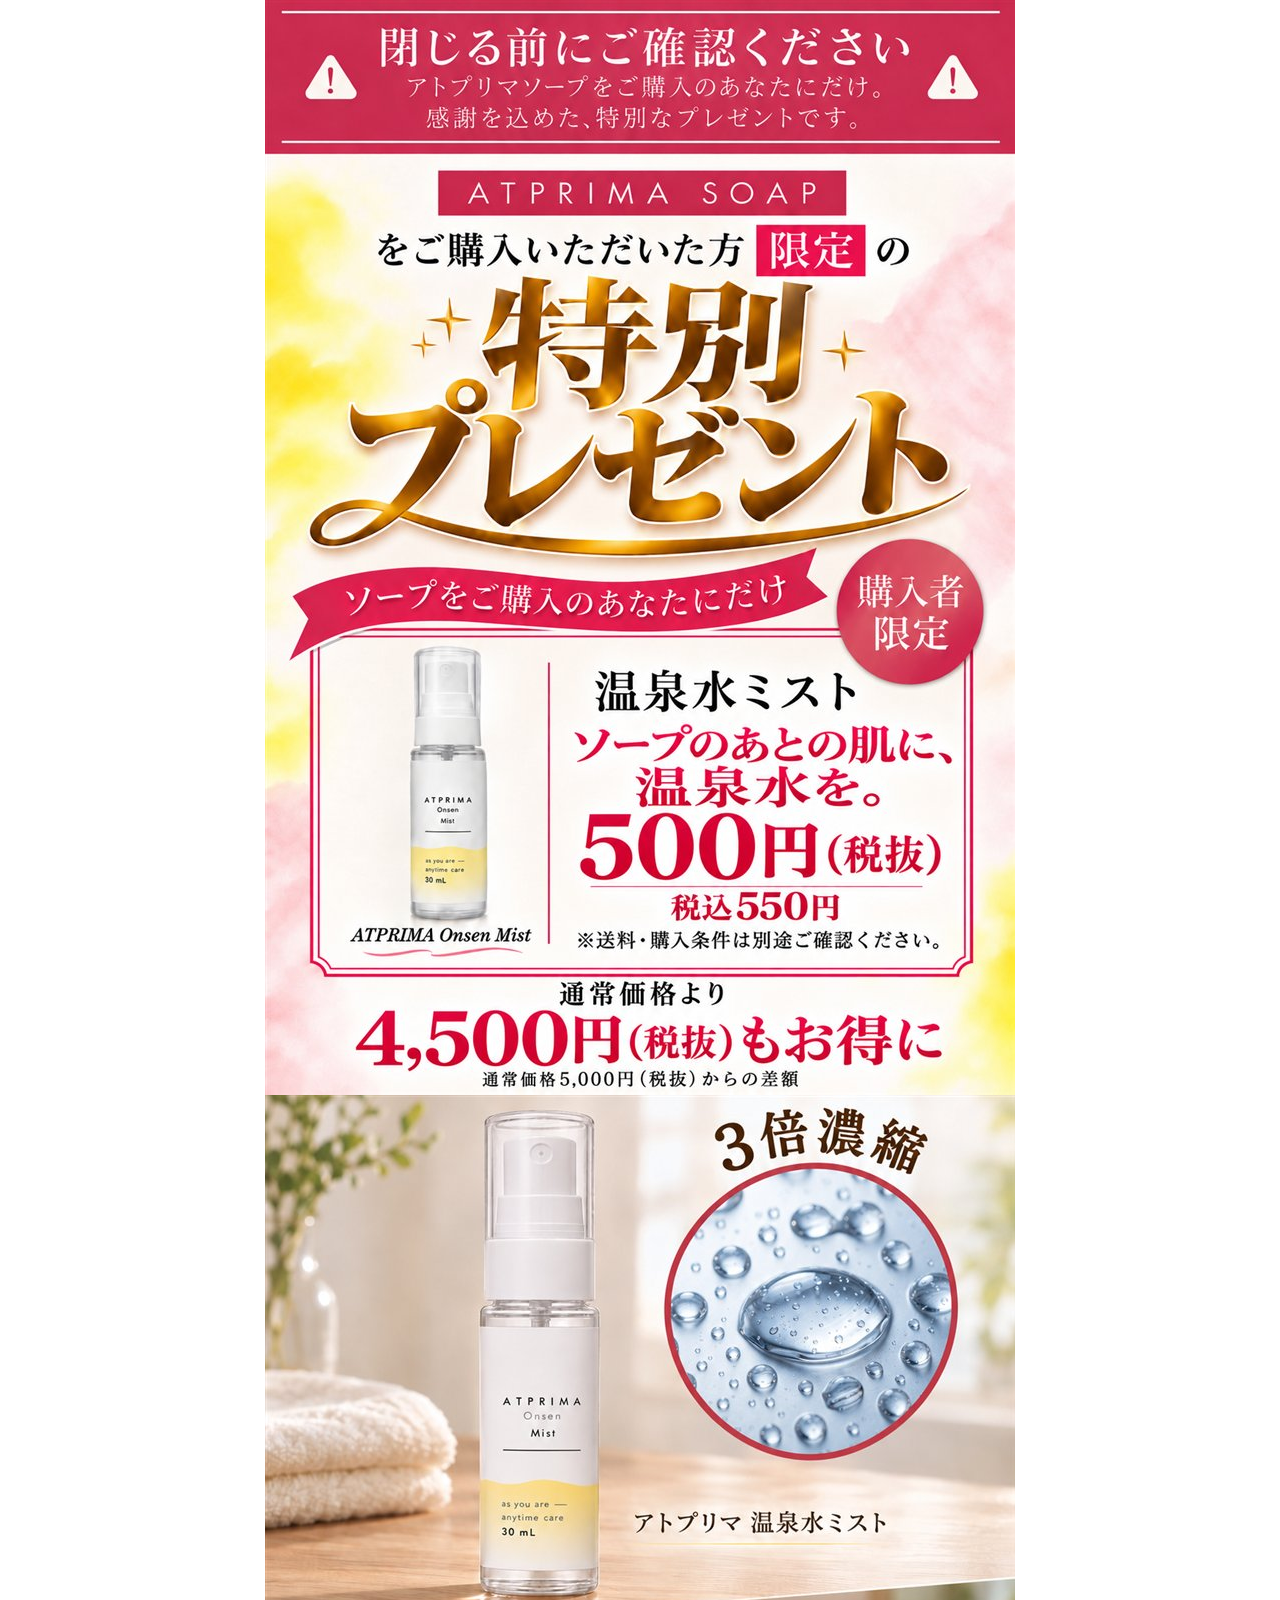
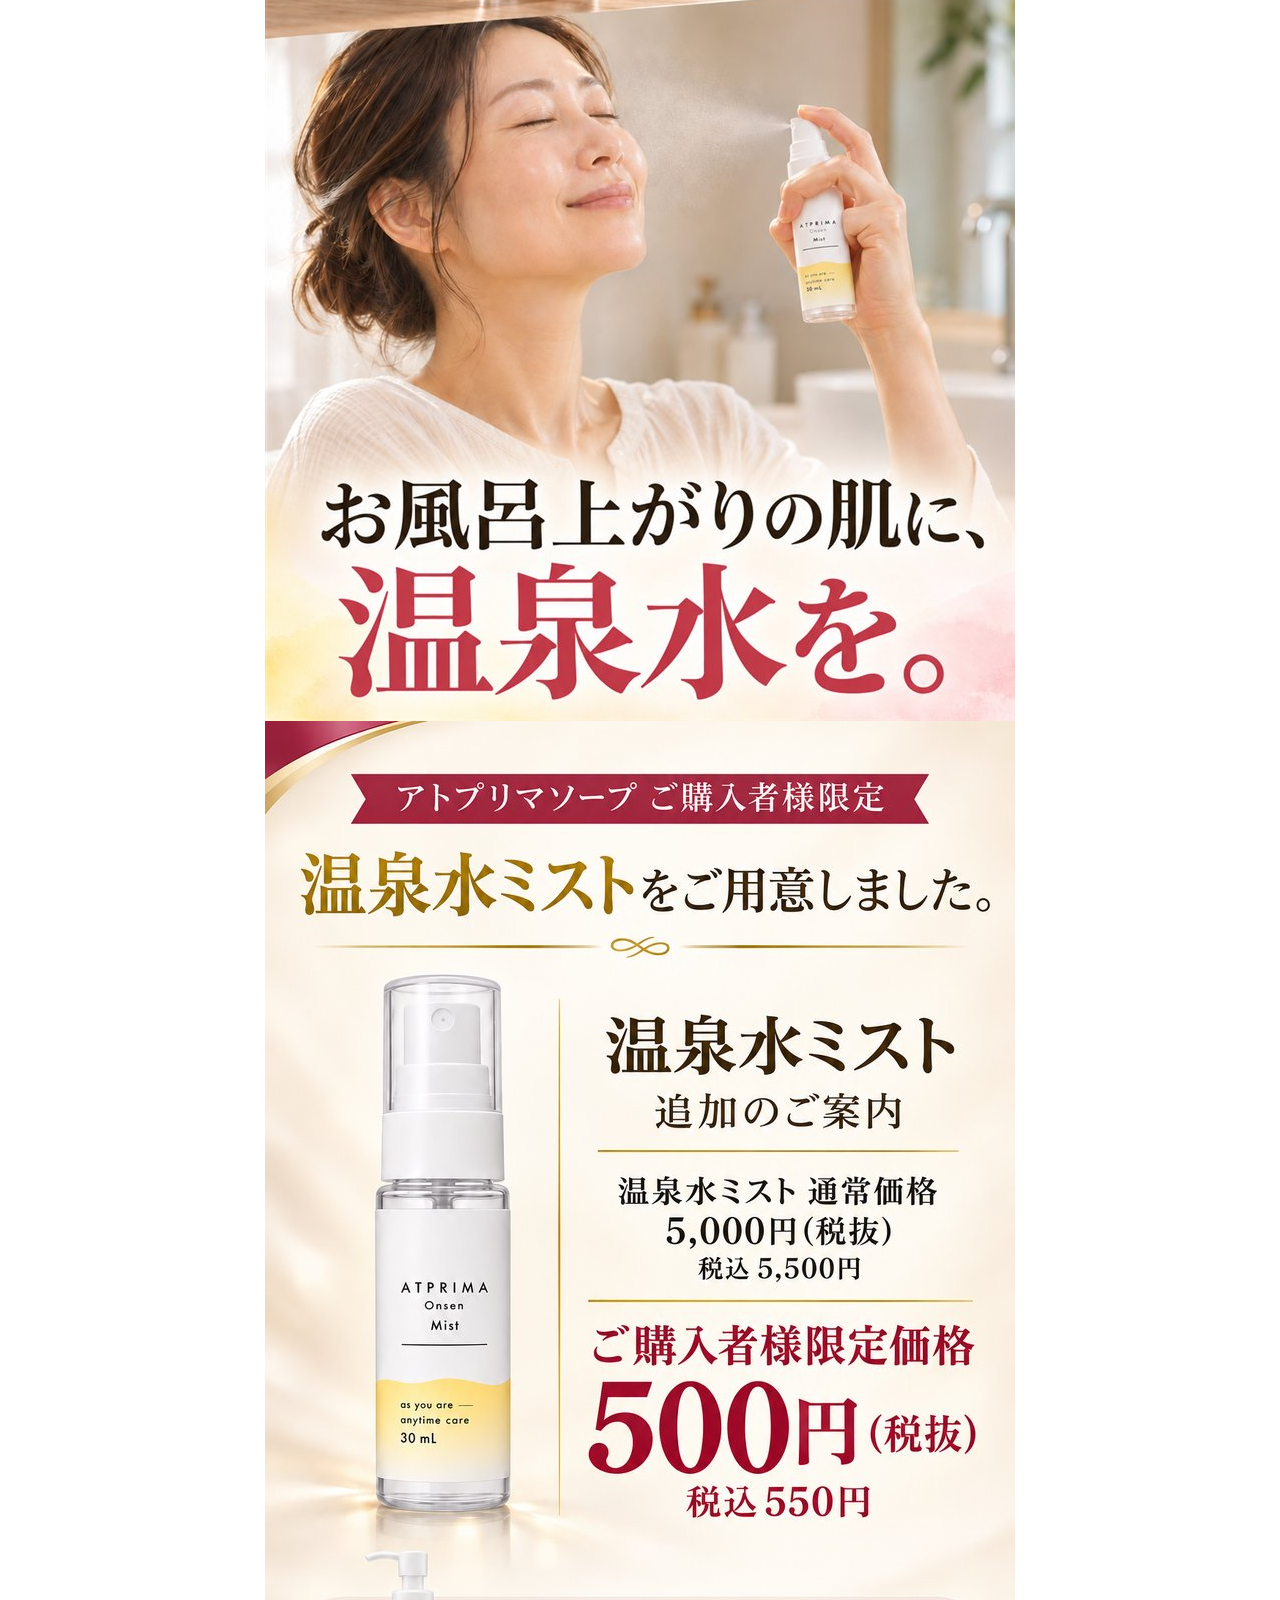
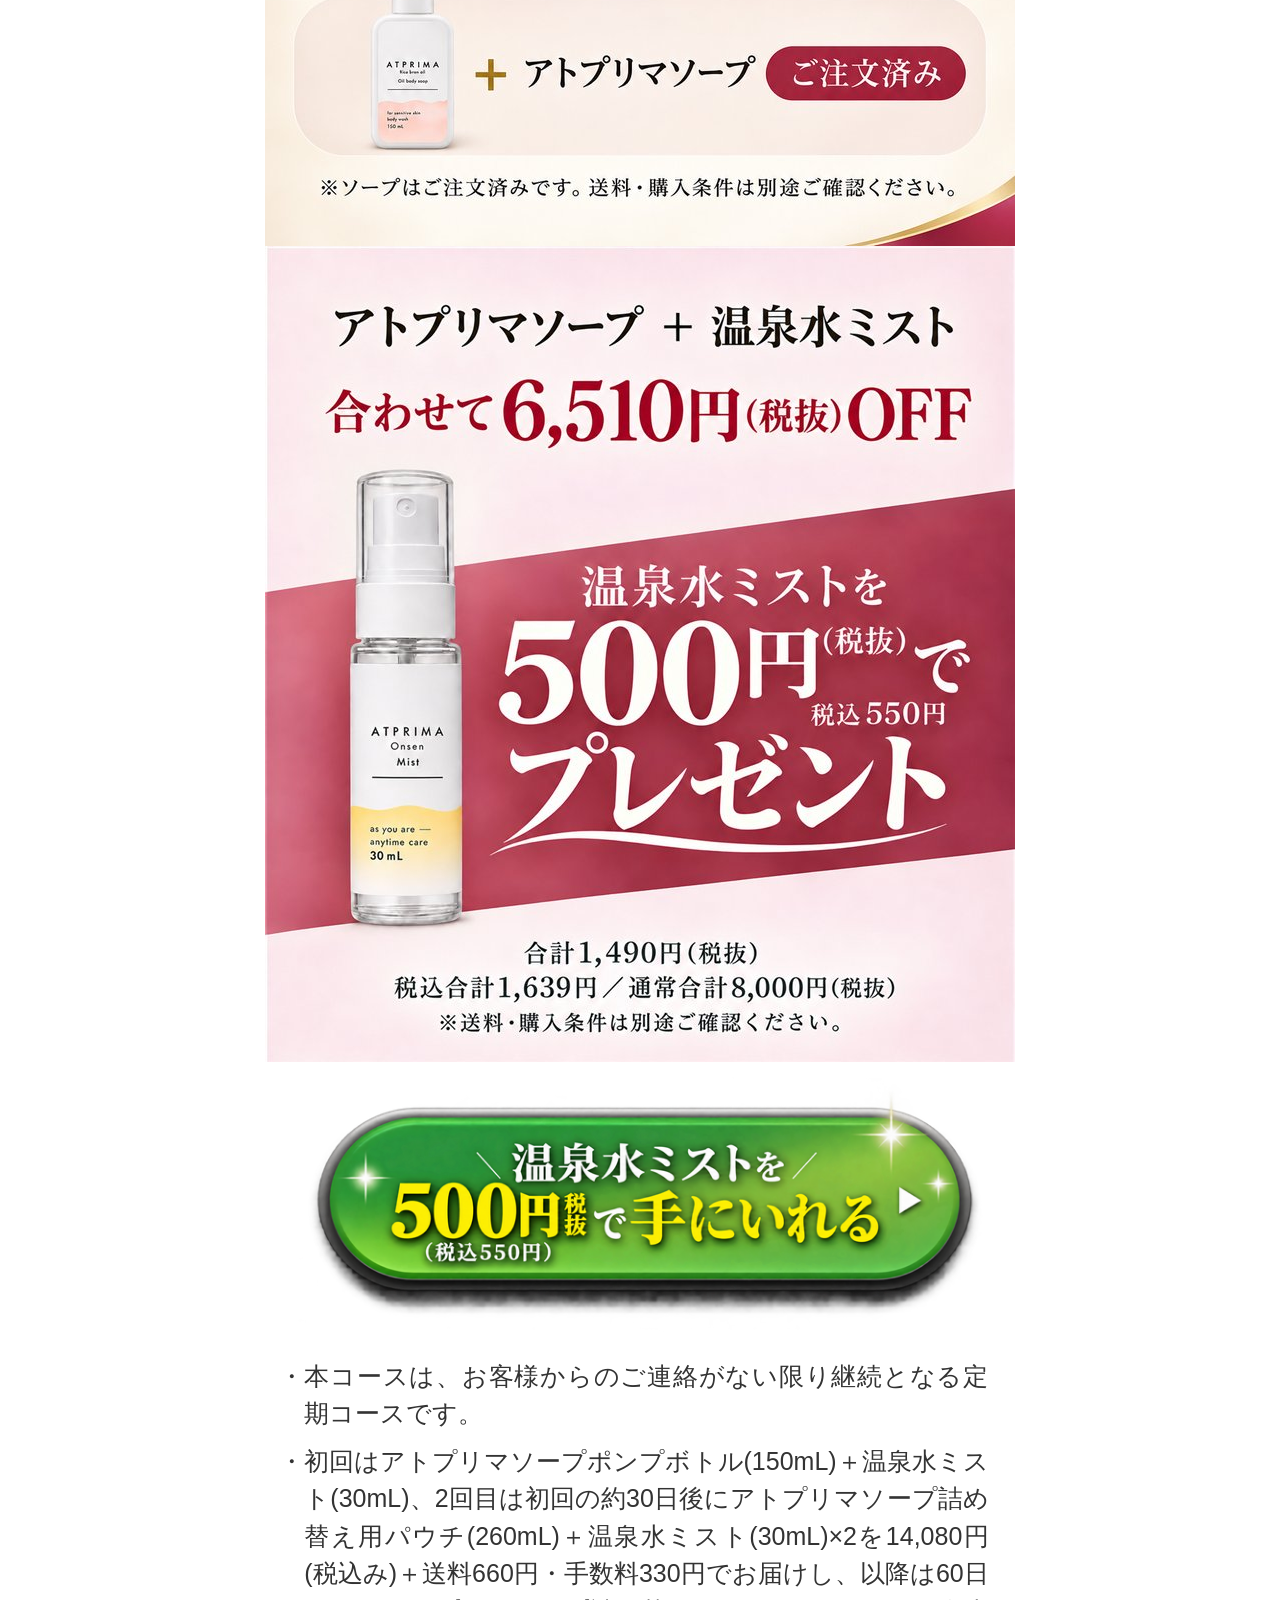
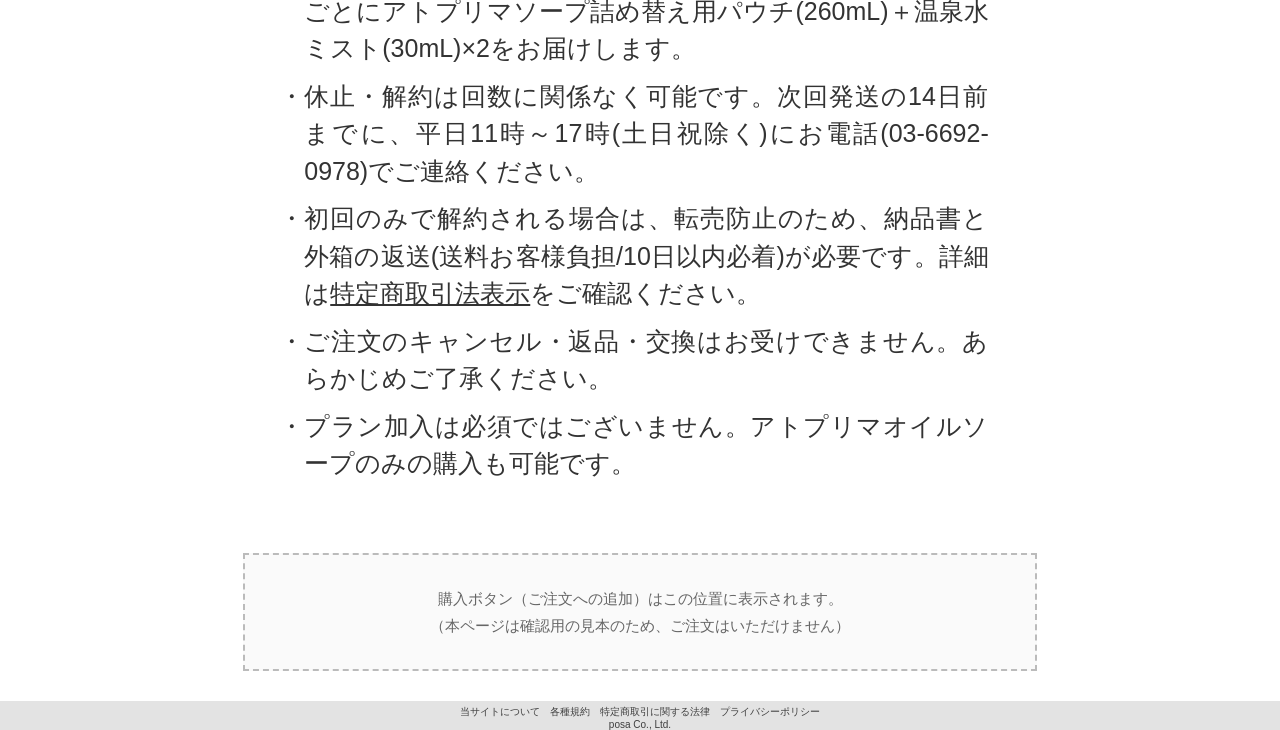
<file: p_atprima002.html>
<!DOCTYPE html>
<html lang="ja">
<head>
<meta charset="utf-8">
<meta name="viewport" content="width=device-width,initial-scale=1">
<meta name="robots" content="noindex,nofollow">
<title>アトプリマ</title>
<link rel="stylesheet" href="/t262.css">
<style>
.offer-cta{width:96%;margin:2% auto 3%}
.offer-cta a{display:block}
.offer-cta img{display:block;width:100%}
.offer-cta a:hover img{opacity:.8}
.offer-cta a{animation:offerPulse 1.6s ease-in-out infinite}
@keyframes offerPulse{0%,100%{transform:scale(1)}50%{transform:scale(1.03)}}
@media (prefers-reduced-motion:reduce){.offer-cta a{animation:none}}
.offer-notes{padding:0 0 4%}
.offer-notes .point-list{color:#333}
.offer-notes .point-list__item{margin-bottom:.4em}
.offer-notes a{color:#333}
</style>
</head>
<body class="lp-order">
<main>
<div class="wrapper">
<div class="container">
<img src="/mo01.jpg" alt="閉じる前にご確認ください。アトプリマソープをご購入いただいた方限定の特別プレゼント。温泉水ミスト 500円（税抜）税込550円。通常価格より4,500円（税抜）もお得に">
<img src="/mo02.jpg" alt="アトプリマ 温泉水ミスト。お風呂上がりの肌に、温泉水を。">
<img src="/mo03.jpg" alt="アトプリマソープご購入者様限定　温泉水ミストをご用意しました。通常価格5,000円（税抜）のところ、ご購入者様限定価格500円（税抜）税込550円">
<img src="/mo04.jpg" alt="アトプリマソープ＋温泉水ミスト　合わせて6,510円（税抜）OFF。温泉水ミストを500円（税抜）でプレゼント。合計1,490円（税抜）税込合計1,639円">
<div class="offer-cta"><a href="#form"><img src="/mo_cta.png" alt="温泉水ミストを500円（税抜・税込550円）で手にいれる"></a></div>
<div class="list-container offer-notes">
<ul class="point-list">
<li class="point-list__item">本コースは、お客様からのご連絡がない限り継続となる定期コースです。</li>
<li class="point-list__item">初回はアトプリマソープポンプボトル(150mL)＋温泉水ミスト(30mL)、2回目は初回の約30日後にアトプリマソープ詰め替え用パウチ(260mL)＋温泉水ミスト(30mL)×2を14,080円(税込み)＋送料660円・手数料330円でお届けし、以降は60日ごとにアトプリマソープ詰め替え用パウチ(260mL)＋温泉水ミスト(30mL)×2をお届けします。</li>
<li class="point-list__item">休止・解約は回数に関係なく可能です。次回発送の14日前までに、平日11時～17時(土日祝除く)にお電話(03-6692-0978)でご連絡ください。</li>
<li class="point-list__item">初回のみで解約される場合は、転売防止のため、納品書と外箱の返送(送料お客様負担/10日以内必着)が必要です。詳細は<a href="/lp?u=atprima_law_info" target="_blank">特定商取引法表示</a>をご確認ください。</li>
<li class="point-list__item">ご注文のキャンセル・返品・交換はお受けできません。あらかじめご了承ください。</li>
<li class="point-list__item">プラン加入は必須ではございません。アトプリマオイルソープのみの購入も可能です。</li>
</ul>
</div>
</div>
</div>
<div id="form" name="form">
<div class="sample-form-note">購入ボタン（ご注文への追加）はこの位置に表示されます。<br>（本ページは確認用の見本のため、ご注文はいただけません）</div>
</div>
</main>
<div class="footer_container_fluid">
  <div class="footer_container">
    <ul>
      <li><a href="/lp?u=atprima_base_info" target="_blank">当サイトについて</a></li>
      <li><a href="/lp?u=atprima_law_info" target="_blank">各種規約</a></li>
      <li><a href="/lp?u=atprima_law_info" target="_blank">特定商取引に関する法律</a></li>
      <li><a href="/lp?u=atprima_privacy_policy" target="_blank">プライバシーポリシー</a></li>
    </ul>
  </div>
</div>
<div class="copyright">
  posa Co., Ltd.
</div>
</body>
</html>
</file>
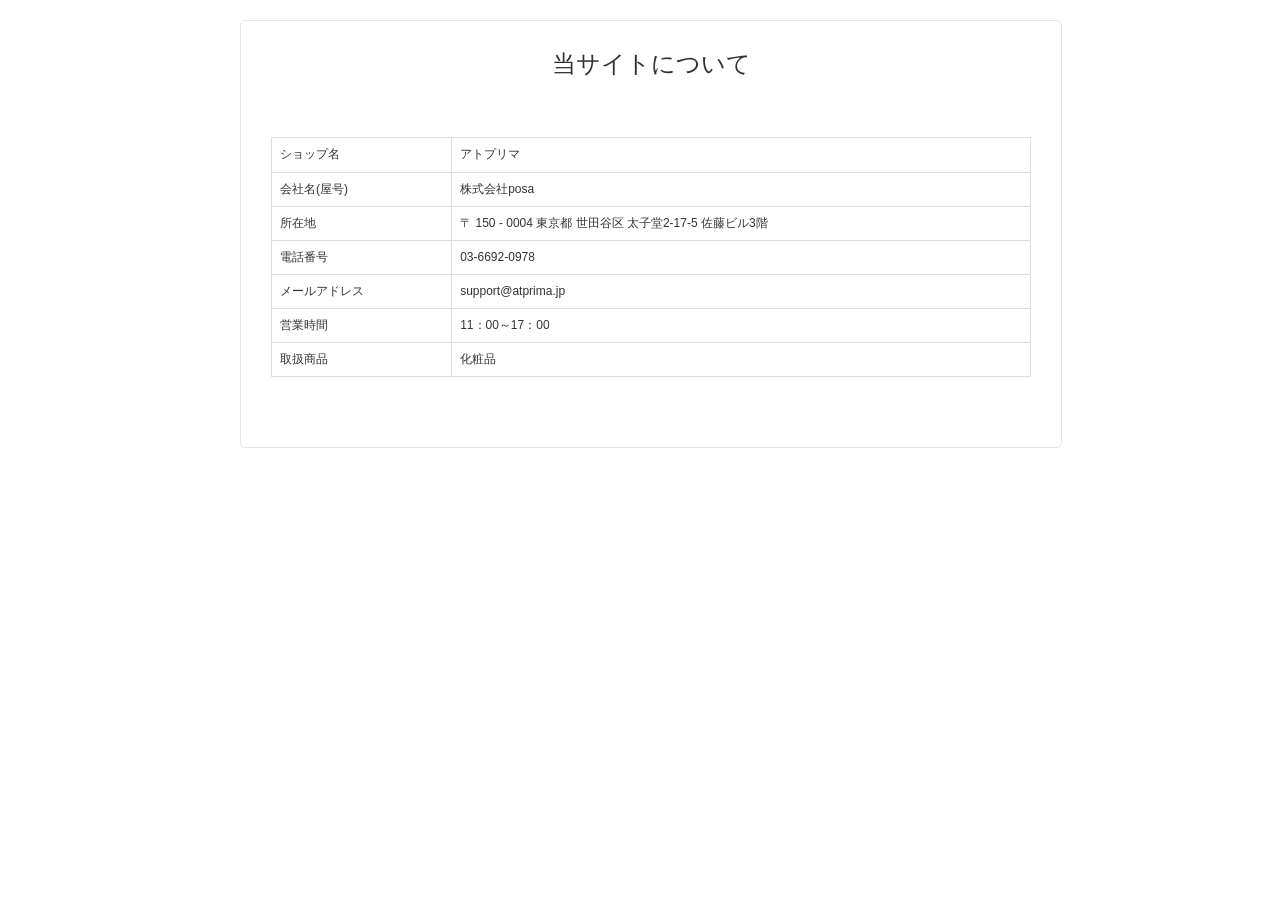
<file: p_atprima_base_info.html>
<!DOCTYPE html>
<html lang="ja">
<head>
<meta charset="utf-8">
<meta name="viewport" content="width=device-width,initial-scale=1">
<meta name="robots" content="noindex,nofollow">
<title>アトプリマ</title>
<link rel="stylesheet" href="/t265.css">
</head>
<body class="">






























<div class="page-container">
<div class="col-md-24">
<div class="block-regist">
<div class="block form-wizard regist-box">
<h1 class="regist-main-title">当サイトについて</h1>
<br>
<div class="block-content controls">
<table class="table table-striped table-hover tokutei_table_font table-bordered">
<tbody><tr>
<td>ショップ名</td>
<td>アトプリマ</td>
</tr>
<tr>
<td>会社名(屋号)</td>
<td>株式会社posa</td>
</tr>
<tr>
<td>所在地</td>
<td>
<span>〒</span>
150
<span>-</span>
0004
<span></span>
東京都
世田谷区
太子堂2-17-5 佐藤ビル3階
</td>
</tr>
<tr>
<td>電話番号</td>
<td>03-6692-0978</td>
</tr>
<tr>
<td>メールアドレス</td>
<td>support@atprima.jp</td>
</tr>
<tr>
<td>営業時間</td>
<td>
<pre class="info_ec">11：00～17：00</pre>
</td>
</tr>
<tr>
<td>取扱商品</td>
<td>
<pre class="info_ec">化粧品</pre>
</td>
</tr>
</tbody></table>
</div>
<br>
</div>
</div>
</div>
</div>
</body>
</html>
</file>
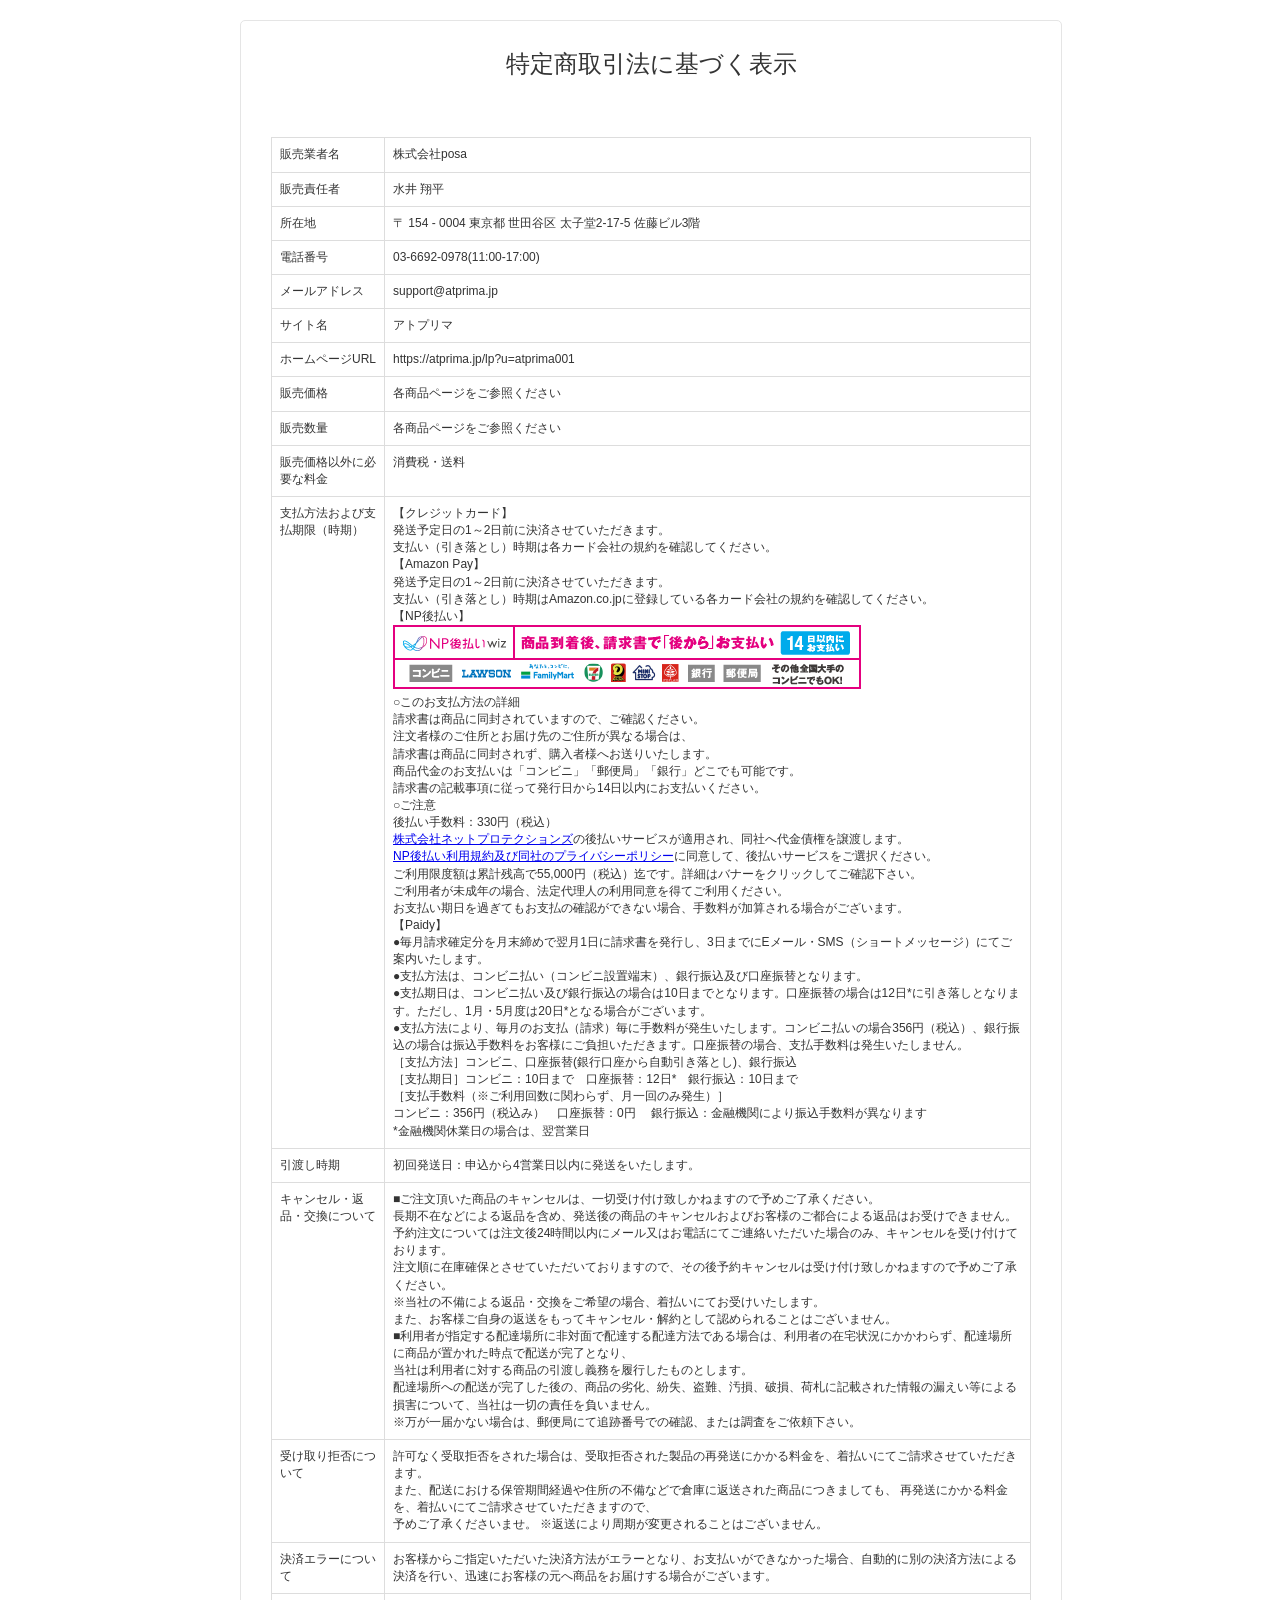
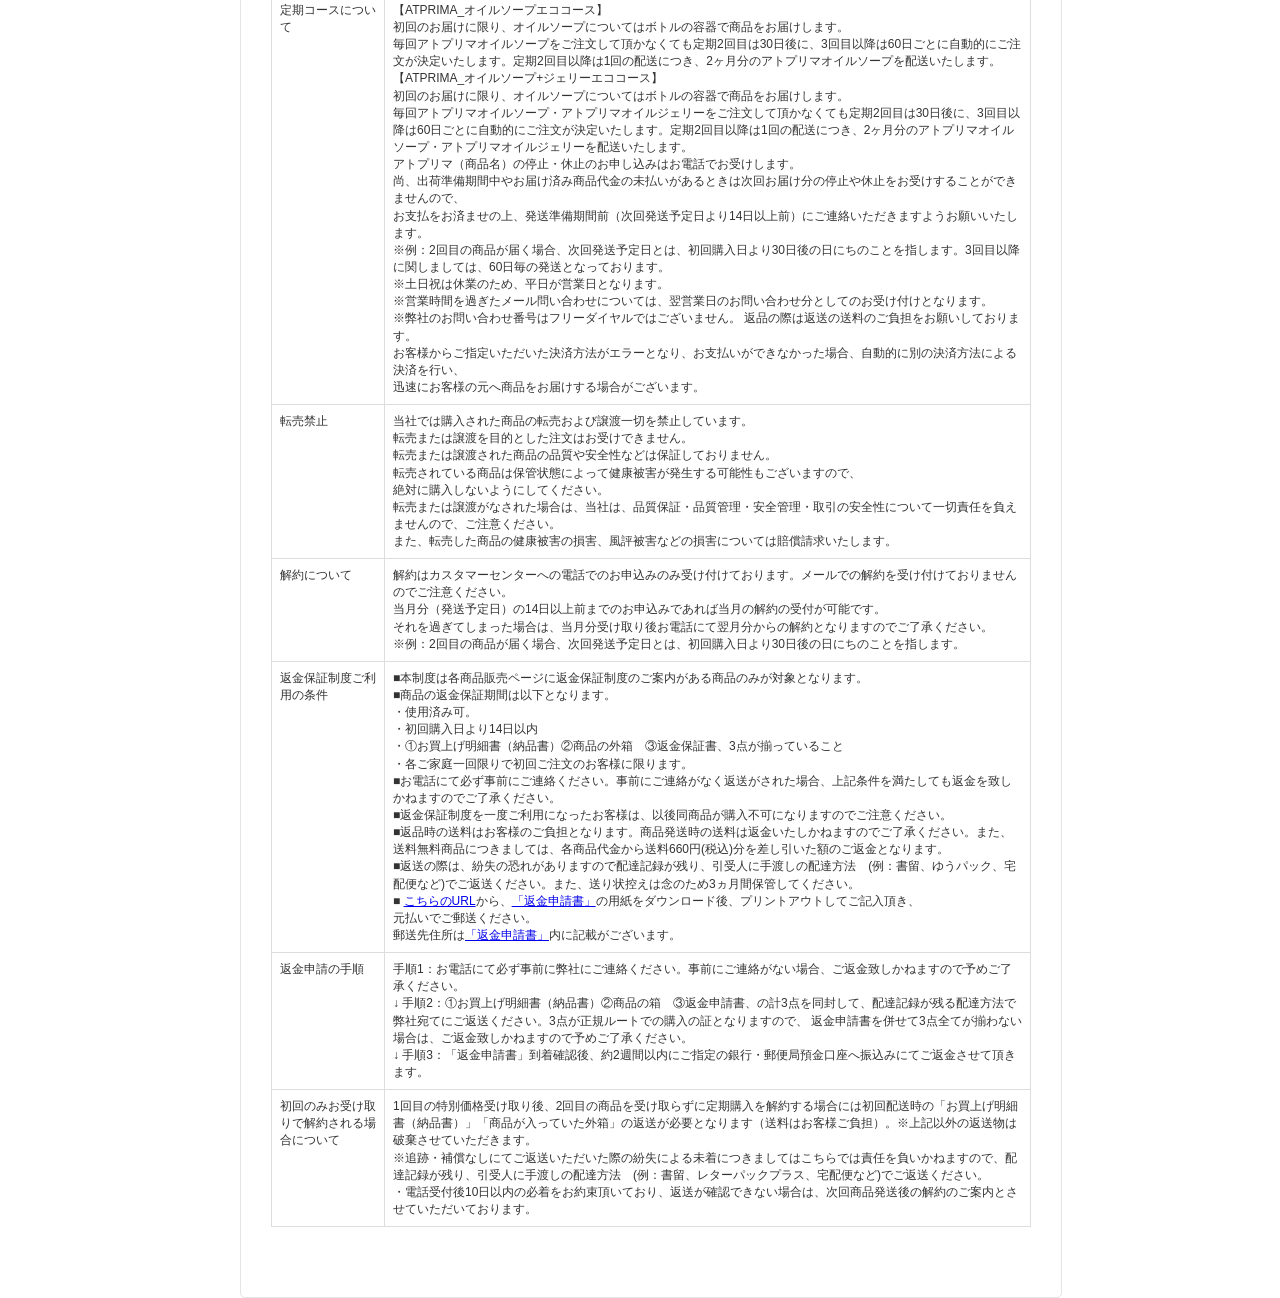
<file: p_atprima_law_info.html>
<!DOCTYPE html>
<html lang="ja">
<head>
<meta charset="utf-8">
<meta name="viewport" content="width=device-width,initial-scale=1">
<meta name="robots" content="noindex,nofollow">
<title>アトプリマ</title>
<link rel="stylesheet" href="/t264.css">
</head>
<body class="">

<div class="page-container">
<div class="col-md-24">
<div class="block-regist">
<div class="block form-wizard regist-box">
<h1 class="regist-main-title">特定商取引法に基づく表示</h1>
<br>
<div class="block-content controls">
<table class="table table-striped table-hover tokutei_table_font table-bordered">
<tbody><tr>
<td>販売業者名</td>
<td>株式会社posa</td>
</tr>
<tr>
<td>販売責任者</td>
<td>水井 翔平</td>
</tr>
<tr>
<td>所在地</td>
<td>
<span>〒</span>
154
<span>-</span>
0004
<span></span>
東京都
世田谷区
太子堂2-17-5 佐藤ビル3階
</td>
</tr>
<tr>
<td>電話番号</td>
<td>03-6692-0978(11:00-17:00)</td>
</tr>
<tr>
<td>メールアドレス</td>
<td>support@atprima.jp</td>
</tr>
<tr>
<td>サイト名</td>
<td>アトプリマ</td>
</tr>
<tr>
<td>ホームページURL</td>
<td>https://atprima.jp/lp?u=atprima001<br>
</td></tr>
<tr>
<td>販売価格</td>
<td>
<pre class="info_ec">各商品ページをご参照ください</pre>
</td>
</tr>
<tr>
<td>販売数量</td>
<td>
<pre class="info_ec">各商品ページをご参照ください</pre>
</td>
</tr>
<tr>
<td>販売価格以外に必要な料金</td>
<td>
<pre class="info_ec">消費税・送料</pre>
</td>
</tr>
<tr>
<td>支払方法および支払期限（時期）</td>
<td>
<pre class="info_ec">【クレジットカード】
発送予定日の1～2日前に決済させていただきます。
支払い（引き落とし）時期は各カード会社の規約を確認してください。
【Amazon Pay】
発送予定日の1～2日前に決済させていただきます。
支払い（引き落とし）時期はAmazon.co.jpに登録している各カード会社の規約を確認してください。
【NP後払い】<a href="https://www.np-atobarai.jp/about/index_wiz.html" target="_blank">
<img src="/np_banner.png" alt="NP後払いwiz"></a><br>○このお支払方法の詳細
請求書は商品に同封されていますので、ご確認ください。
注文者様のご住所とお届け先のご住所が異なる場合は、
請求書は商品に同封されず、購入者様へお送りいたします。
商品代金のお支払いは「コンビニ」「郵便局」「銀行」どこでも可能です。
請求書の記載事項に従って発行日から14日以内にお支払いください。
○ご注意
後払い手数料：330円（税込）
<a href="https://www.netprotections.com/" target="_blank">株式会社ネットプロテクションズ</a>の後払いサービスが適用され、同社へ代金債権を譲渡します。
<a href="https://np-atobarai.jp/terms/atobarai-buyer.html" target="_blank">NP後払い利用規約及び同社のプライバシーポリシー</a>に同意して、後払いサービスをご選択ください。
ご利用限度額は累計残高で55,000円（税込）迄です。詳細はバナーをクリックしてご確認下さい。
ご利用者が未成年の場合、法定代理人の利用同意を得てご利用ください。
お支払い期日を過ぎてもお支払の確認ができない場合、手数料が加算される場合がございます。
【Paidy】
●毎月請求確定分を月末締めで翌月1日に請求書を発行し、3日までにEメール・SMS（ショートメッセージ）にてご案内いたします。
●支払方法は、コンビニ払い（コンビニ設置端末）、銀行振込及び口座振替となります。
●支払期日は、コンビニ払い及び銀行振込の場合は10日までとなります。口座振替の場合は12日*に引き落しとなります。ただし、1月・5月度は20日*となる場合がございます。
●支払方法により、毎月のお支払（請求）毎に手数料が発生いたします。コンビニ払いの場合356円（税込）、銀行振込の場合は振込手数料をお客様にご負担いただきます。口座振替の場合、支払手数料は発生いたしません。
［支払方法］コンビニ、口座振替(銀行口座から自動引き落とし)、銀行振込
［支払期日］コンビニ：10日まで　口座振替：12日*　銀行振込：10日まで
［支払手数料（※ご利用回数に関わらず、月一回のみ発生）］
コンビニ：356円（税込み）　口座振替：0円	　銀行振込：金融機関により振込手数料が異なります
*金融機関休業日の場合は、翌営業日</pre>
</td>
</tr>
<tr>
<td>引渡し時期</td>
<td>
<pre class="info_ec">初回発送日：申込から4営業日以内に発送をいたします。</pre>
</td>
</tr>
<tr>
<td>キャンセル・返品・交換について</td>
<td>
<pre class="info_ec">■ご注文頂いた商品のキャンセルは、一切受け付け致しかねますので予めご了承ください。
    長期不在などによる返品を含め、発送後の商品のキャンセルおよびお客様のご都合による返品はお受けできません。 
    予約注文については注文後24時間以内にメール又はお電話にてご連絡いただいた場合のみ、キャンセルを受け付けております。
注文順に在庫確保とさせていただいておりますので、その後予約キャンセルは受け付け致しかねますので予めご了承ください。
    ※当社の不備による返品・交換をご希望の場合、着払いにてお受けいたします。 
    また、お客様ご自身の返送をもってキャンセル・解約として認められることはございません。 
    ■利用者が指定する配達場所に非対面で配達する配達方法である場合は、利用者の在宅状況にかかわらず、配達場所に商品が置かれた時点で配送が完了となり、
    当社は利用者に対する商品の引渡し義務を履行したものとします。 
    配達場所への配送が完了した後の、商品の劣化、紛失、盗難、汚損、破損、荷札に記載された情報の漏えい等による損害について、当社は一切の責任を負いません。
    ※万が一届かない場合は、郵便局にて追跡番号での確認、または調査をご依頼下さい。</pre>
</td>
</tr>
<tr>
</tr><tr>
<td>受け取り拒否について</td>
<td>
<pre class="info_ec">許可なく受取拒否をされた場合は、受取拒否された製品の再発送にかかる料金を、着払いにてご請求させていただきます。 
    また、配送における保管期間経過や住所の不備などで倉庫に返送された商品につきましても、 再発送にかかる料金を、着払いにてご請求させていただきますので、
    予めご了承くださいませ。 ※返送により周期が変更されることはございません。</pre>
</td>
</tr>
<tr>
<td>決済エラーについて</td>
<td>
<pre class="info_ec">お客様からご指定いただいた決済方法がエラーとなり、お支払いができなかった場合、自動的に別の決済方法による決済を行い、迅速にお客様の元へ商品をお届けする場合がございます。</pre>
</td>
</tr>
   <tr>
<td>定期コースについて</td>
<td>
<pre class="info_ec">【ATPRIMA_オイルソープエココース】
初回のお届けに限り、オイルソープについてはボトルの容器で商品をお届けします。
毎回アトプリマオイルソープをご注文して頂かなくても定期2回目は30日後に、3回目以降は60日ごとに自動的にご注文が決定いたします。定期2回目以降は1回の配送につき、2ヶ月分のアトプリマオイルソープを配送いたします。
【ATPRIMA_オイルソープ+ジェリーエココース】
初回のお届けに限り、オイルソープについてはボトルの容器で商品をお届けします。
毎回アトプリマオイルソープ・アトプリマオイルジェリーをご注文して頂かなくても定期2回目は30日後に、3回目以降は60日ごとに自動的にご注文が決定いたします。定期2回目以降は1回の配送につき、2ヶ月分のアトプリマオイルソープ・アトプリマオイルジェリーを配送いたします。
    アトプリマ（商品名）の停止・休止のお申し込みはお電話でお受けします。
    尚、出荷準備期間中やお届け済み商品代金の未払いがあるときは次回お届け分の停止や休止をお受けすることができませんので、
    お支払をお済ませの上、発送準備期間前（次回発送予定日より14日以上前）にご連絡いただきますようお願いいたします。
    ※例：2回目の商品が届く場合、次回発送予定日とは、初回購入日より30日後の日にちのことを指します。3回目以降に関しましては、60日毎の発送となっております。
    ※土日祝は休業のため、平日が営業日となります。
    ※営業時間を過ぎたメール問い合わせについては、翌営業日のお問い合わせ分としてのお受け付けとなります。
    ※弊社のお問い合わせ番号はフリーダイヤルではございません。 返品の際は返送の送料のご負担をお願いしております。 
    お客様からご指定いただいた決済方法がエラーとなり、お支払いができなかった場合、自動的に別の決済方法による決済を行い、
    迅速にお客様の元へ商品をお届けする場合がございます。 </pre>
</td>
</tr> 
    <tr>
<td>転売禁止</td>
<td>
<pre class="info_ec">当社では購入された商品の転売および譲渡一切を禁止しています。
転売または譲渡を目的とした注文はお受けできません。
転売または譲渡された商品の品質や安全性などは保証しておりません。
転売されている商品は保管状態によって健康被害が発生する可能性もございますので、
絶対に購入しないようにしてください。
転売または譲渡がなされた場合は、当社は、品質保証・品質管理・安全管理・取引の安全性について一切責任を負えませんので、ご注意ください。
また、転売した商品の健康被害の損害、風評被害などの損害については賠償請求いたします。</pre>
</td>
</tr>
        <tr>
<td>解約について</td>
<td>
<pre class="info_ec">解約はカスタマーセンターへの電話でのお申込みのみ受け付けております。メールでの解約を受け付けておりませんのでご注意ください。
    当月分（発送予定日）の14日以上前までのお申込みであれば当月の解約の受付が可能です。
    それを過ぎてしまった場合は、当月分受け取り後お電話にて翌月分からの解約となりますのでご了承ください。 
    ※例：2回目の商品が届く場合、次回発送予定日とは、初回購入日より30日後の日にちのことを指します。 
   </pre></td></tr><tr>
<td>返金保証制度ご利用の条件</td>
<td>
<pre class="info_ec">■本制度は各商品販売ページに返金保証制度のご案内がある商品のみが対象となります。
 ■商品の返金保証期間は以下となります。 
・使用済み可。 
・初回購入日より14日以内 
・①お買上げ明細書（納品書）②商品の外箱　③返金保証書、3点が揃っていること
・各ご家庭一回限りで初回ご注文のお客様に限ります。
 ■お電話にて必ず事前にご連絡ください。事前にご連絡がなく返送がされた場合、上記条件を満たしても返金を致しかねますのでご了承ください。
 ■返金保証制度を一度ご利用になったお客様は、以後同商品が購入不可になりますのでご注意ください。
 ■返品時の送料はお客様のご負担となります。商品発送時の送料は返金いたしかねますのでご了承ください。また、送料無料商品につきましては、各商品代金から送料660円(税込)分を差し引いた額のご返金となります。
 ■返送の際は、紛失の恐れがありますので配達記録が残り、引受人に手渡しの配達方法　(例：書留、ゆうパック、宅配便など)でご返送ください。また、送り状控えは念のため3ヵ月間保管してください。
 ■ <a href="/refund_form.pdf">こちらのURL</a>から、<a href="/refund_form.pdf">「返金申請書」</a>の用紙をダウンロード後、プリントアウトしてご記入頂き、
    元払いでご郵送ください。
    郵送先住所は<a href="/refund_form.pdf">「返金申請書」</a>内に記載がございます。 
</pre>
</td>
</tr>
  <tr>
<td>返金申請の手順	</td>
<td>
<pre class="info_ec">手順1：お電話にて必ず事前に弊社にご連絡ください。事前にご連絡がない場合、ご返金致しかねますので予めご了承ください。
    ↓ 手順2：①お買上げ明細書（納品書）②商品の箱　③返金申請書、の計3点を同封して、配達記録が残る配達方法で弊社宛てにご返送ください。3点が正規ルートでの購入の証となりますので、 返金申請書を併せて3点全てが揃わない場合は、ご返金致しかねますので予めご了承ください。 
    ↓ 手順3：「返金申請書」到着確認後、約2週間以内にご指定の銀行・郵便局預金口座へ振込みにてご返金させて頂きます。
</pre>
</td>
</tr>    
   <tr>
    <td>初回のみお受け取りで解約される場合について</td>
<td>
<pre class="info_ec">1回目の特別価格受け取り後、2回目の商品を受け取らずに定期購入を解約する場合には初回配送時の「お買上げ明細書（納品書）」「商品が入っていた外箱」の返送が必要となります（送料はお客様ご負担）。※上記以外の返送物は破棄させていただきます。
※追跡・補償なしにてご返送いただいた際の紛失による未着につきましてはこちらでは責任を負いかねますので、配達記録が残り、引受人に手渡しの配達方法　(例：書留、レターパックプラス、宅配便など)でご返送ください。
・電話受付後10日以内の必着をお約束頂いており、返送が確認できない場合は、次回商品発送後の解約のご案内とさせていただいております。</pre>
</td>
</tr>
</tbody></table>
</div>
<br>
</div>
</div>
</div>
</div>
</body>
</html>
</file>
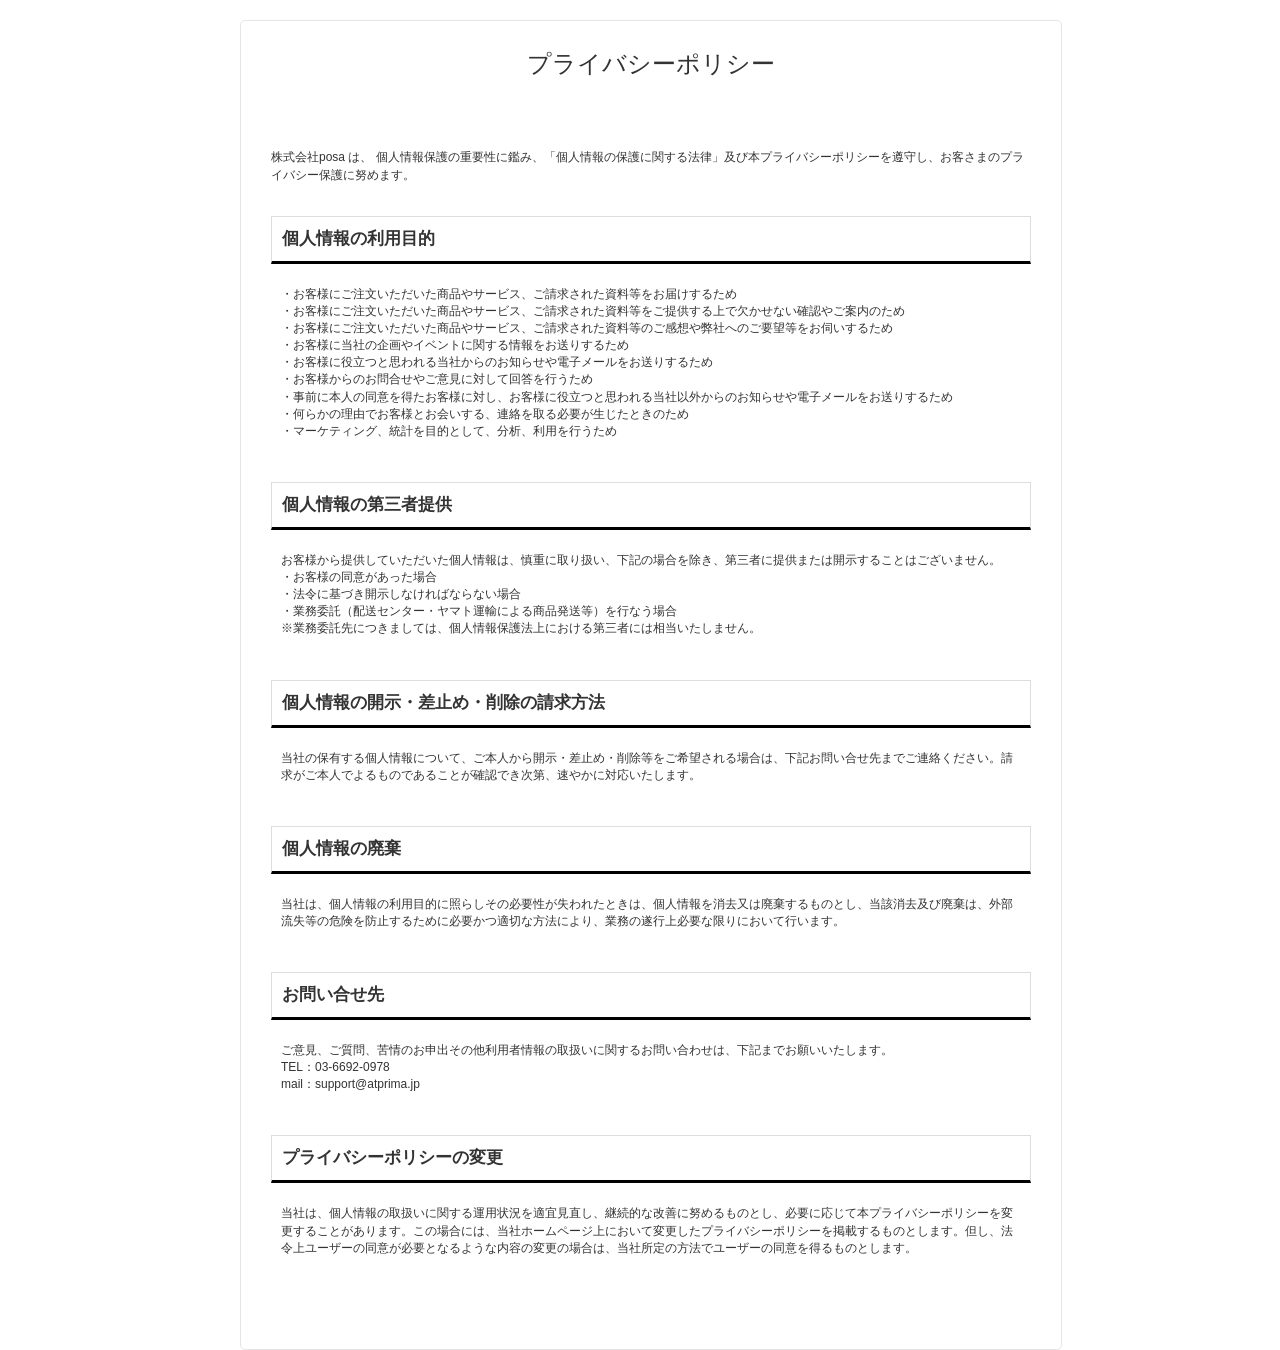
<file: p_atprima_privacy_policy.html>
<!DOCTYPE html>
<html lang="ja">
<head>
<meta charset="utf-8">
<meta name="viewport" content="width=device-width,initial-scale=1">
<meta name="robots" content="noindex,nofollow">
<title>アトプリマ</title>
<link rel="stylesheet" href="/t266.css">
</head>
<body class="">



<div class="page-container">
<div class="col-md-24">
<div class="block-regist">
<div class="block form-wizard regist-box">
<h1 class="regist-main-title">プライバシーポリシー</h1>
<br>
<div class="block-content controls">
<p class="privacy_desc">
株式会社posa
は、 個人情報保護の重要性に鑑み、「個人情報の保護に関する法律」及び本プライバシーポリシーを遵守し、お客さまのプライバシー保護に努めます。
</p>
<br>
<div class="regist-title">
<p class="regist-title-p">
個人情報の利用目的
</p>
</div>
<pre>・お客様にご注文いただいた商品やサービス、ご請求された資料等をお届けするため
・お客様にご注文いただいた商品やサービス、ご請求された資料等をご提供する上で欠かせない確認やご案内のため
・お客様にご注文いただいた商品やサービス、ご請求された資料等のご感想や弊社へのご要望等をお伺いするため
・お客様に当社の企画やイベントに関する情報をお送りするため
・お客様に役立つと思われる当社からのお知らせや電子メールをお送りするため
・お客様からのお問合せやご意見に対して回答を行うため
・事前に本人の同意を得たお客様に対し、お客様に役立つと思われる当社以外からのお知らせや電子メールをお送りするため
・何らかの理由でお客様とお会いする、連絡を取る必要が生じたときのため
・マーケティング、統計を目的として、分析、利用を行うため</pre>
<br>
<div class="regist-title">
<p class="regist-title-p">
個人情報の第三者提供
</p>
</div>
<pre>お客様から提供していただいた個人情報は、慎重に取り扱い、下記の場合を除き、第三者に提供または開示することはございません。
・お客様の同意があった場合
・法令に基づき開示しなければならない場合
・業務委託（配送センター・ヤマト運輸による商品発送等）を行なう場合
※業務委託先につきましては、個人情報保護法上における第三者には相当いたしません。</pre>
<br>
<div class="regist-title">
<p class="regist-title-p">
個人情報の開示・差止め・削除の請求方法
</p>
</div>
<pre>当社の保有する個人情報について、ご本人から開示・差止め・削除等をご希望される場合は、下記お問い合せ先までご連絡ください。請求がご本人でよるものであることが確認でき次第、速やかに対応いたします。</pre>
<br>
<div class="regist-title">
<p class="regist-title-p">
個人情報の廃棄
</p>
</div>
<pre>当社は、個人情報の利用目的に照らしその必要性が失われたときは、個人情報を消去又は廃棄するものとし、当該消去及び廃棄は、外部流失等の危険を防止するために必要かつ適切な方法により、業務の遂行上必要な限りにおいて行います。</pre>
<br>
<div class="regist-title">
<p class="regist-title-p">
お問い合せ先
</p>
</div>
<pre>ご意見、ご質問、苦情のお申出その他利用者情報の取扱いに関するお問い合わせは、下記までお願いいたします。
TEL：03-6692-0978　
mail：support@atprima.jp</pre>
<br>
<div class="regist-title">
<p class="regist-title-p">
プライバシーポリシーの変更
</p>
</div>
<pre>当社は、個人情報の取扱いに関する運用状況を適宜見直し、継続的な改善に努めるものとし、必要に応じて本プライバシーポリシーを変更することがあります。この場合には、当社ホームページ上において変更したプライバシーポリシーを掲載するものとします。但し、法令上ユーザーの同意が必要となるような内容の変更の場合は、当社所定の方法でユーザーの同意を得るものとします。</pre>
<br>
</div>
<br>
</div>
</div>
</div>
</div>
</body>
</html>
</file>
<file: t262.css>
* { margin: 0px; padding: 0px; }
html { box-sizing: border-box; overflow-y: scroll; width: 100%; display: block; font-size: 62.5%; }
body { margin: 0px; font-family: "ヒラギノ角ゴ ProN W3", "Hiragino Kaku Gothic ProN", メイリオ, Meiryo, verdana, sans-serif; font-size: 1.6em; }
.wrapper { margin: 0px auto; width: 100%; max-width: 750px; }
.wrapper .btn-container { width: 100%; height: auto; position: relative; overflow-x: hidden; }
.parent-container { width: 100%; height: auto; position: relative; }
.wrapper div img { display: block; width: 100%; }
.btn { width: 92%; position: absolute; bottom: 3%; left: 4%; }
.btn:hover img { opacity: 0.8; }
.movie-item.item1 { width: 110%; position: absolute; top: 42.5%; left: -6%; }
.movie-item.item2 { width: 80%; position: absolute; top: 40%; left: 10%; }
.list-container { margin: 0px auto; padding: 1% 0px; width: 93%; }
.point-list { padding-inline-start: unset; list-style-type: none; font-size: 3.33333vw; line-height: 1.5; text-align: justify; color: rgb(136, 136, 136); }
@media screen and (min-width: 750px){.point-list { font-size: 25px; }}
.point-list__item { margin-left: 13px; position: relative; }
.point-list__item::before { content: "・"; position: absolute; top: 0px; left: -1em; }
.swiper-slide { text-align: center; }
.swiper-container { overflow: hidden; }
.footer_container_fluid { width: 100%; background: rgb(227, 227, 227); margin: auto; }
.footer_container { margin-left: auto; margin-right: auto; width: 750px; }
.footer_container { width: 90%; margin: 0px auto; text-align: center; }
.footer_container ul { margin: 0px; padding: 0px; display: inline-block; }
.footer_container li { list-style: none; margin: 0px 10px 0px 0px; float: left; }
.footer_container li:last-child { margin: 0px; }
.footer_container li a { text-decoration: none; font-size: 10px; color: rgb(62, 62, 62); }
.copyright { width: 100%; background: rgb(227, 227, 227); margin: auto; color: rgb(62, 62, 62); font-size: 10px; text-align: center; }
.item1-box { overflow: hidden; }
.footer_container ul { margin: 0px; padding: 0px; display: flex; flex-wrap: wrap; justify-content: center; }
.sample-form-note { max-width: 750px; margin: 30px auto; padding: 30px 20px; border: 2px dashed rgb(187, 187, 187); color: rgb(102, 102, 102); text-align: center; font-size: 15px; line-height: 1.8; background: rgb(250, 250, 250); }.cta-below{width:92%;margin:3% auto 4%}.cta-below a{display:block}.cta-below img{display:block;width:100%}.cta-below a:hover img{opacity:.8}
.law-link{text-align:center;margin:0 0 6%;font-size:3.2vw}@media screen and (min-width:750px){.law-link{font-size:24px}}.law-link a{color:#888}
</file>
<file: t265.css>
html { font-family: sans-serif; text-size-adjust: 100%; }
body { margin: 0px; }
h1 { font-size: 2em; margin: 0.67em 0px; }
pre { overflow: auto; }
code, kbd, pre, samp { font-family: monospace, monospace; font-size: 1em; }
table { border-collapse: collapse; border-spacing: 0px; }
td, th { padding: 0px; }
body { font-family: "Helvetica Neue", Helvetica, Arial, sans-serif; font-size: 14px; line-height: 1.42857; color: rgb(51, 51, 51); background-color: rgb(255, 255, 255); }
.block-regist { width: 800px; margin: 10px auto; animation: 2s ease 0s 1 normal none running fadein; }
.block-regist h1 { font-weight: 100; }
.regist-box { padding: 10px; }
.regist-main-title { font-size: 24px; text-align: center; }
@media only screen and (max-width: 768px){.block-regist { width: 100%; margin: 0px auto; }}
.block { width: 100%; float: left; position: relative; margin-top: 10px; background: rgb(255, 255, 255); border: 1px solid rgb(229, 229, 229); border-radius: 5px; }
.block-content, .block-footer { padding: 20px; border-radius: 5px; position: relative; }
.tokutei_table_font { font-size: 12px; }
.table-bordered { border: 1px solid rgb(221, 221, 221) !important; }
.table { border-collapse: collapse !important; }
.table td, .table th { background-color: rgb(255, 255, 255) !important; }
.table-bordered td { padding: 10px; border-bottom: 1px solid rgb(221, 221, 221) !important; }
.table { width: 100%; max-width: 100%; margin-bottom: 20px; }
.table > thead > tr > th, .table > tbody > tr > th, .table > tfoot > tr > th, .table > thead > tr > td, .table > tbody > tr > td, .table > tfoot > tr > td { padding: 8px; line-height: 1.42857; vertical-align: top; border-top: 1px solid rgb(221, 221, 221); }
.table-bordered { border: 1px solid rgb(221, 221, 221); }
.table-bordered > thead > tr > th, .table-bordered > tbody > tr > th, .table-bordered > tfoot > tr > th, .table-bordered > thead > tr > td, .table-bordered > tbody > tr > td, .table-bordered > tfoot > tr > td { border: 1px solid rgb(221, 221, 221); }
.table-striped > tbody > tr:nth-child(2n+1) { background-color: rgb(249, 249, 249); }
.table-hover > tbody > tr:hover { background-color: rgb(245, 245, 245); }
pre { padding: 10px; font-family: "Helvetica Neue", Helvetica, Arial, sans-serif; font-size: 12px; white-space: pre-line; }
pre.info_ec { padding: 0px; margin: 0px; }
</file>
<file: t264.css>
.tokutei_table_font td:first-child { width: 1px; }
.tokutei_table_font tr:nth-child(7) td:first-child { white-space: nowrap; }
.tokutei_table_font tr:nth-child(19) pre.info_ec { margin-bottom: -4.3em; }
html { font-family: sans-serif; text-size-adjust: 100%; }
body { margin: 0px; }
a { background-color: transparent; }
a:active, a:hover { outline: 0px; }
h1 { font-size: 2em; margin: 0.67em 0px; }
img { border: 0px; }
pre { overflow: auto; }
code, kbd, pre, samp { font-family: monospace, monospace; font-size: 1em; }
table { border-collapse: collapse; border-spacing: 0px; }
td, th { padding: 0px; }
body { font-family: "Helvetica Neue", Helvetica, Arial, sans-serif; font-size: 14px; line-height: 1.42857; color: rgb(51, 51, 51); background-color: rgb(255, 255, 255); }
.block-regist { width: 800px; margin: 10px auto; animation: 2s ease 0s 1 normal none running fadein; }
.block-regist h1 { font-weight: 100; }
.regist-box { padding: 10px; }
.regist-main-title { font-size: 24px; text-align: center; }
@media only screen and (max-width: 768px){.block-regist { width: 100%; margin: 0px auto; }}
.block { width: 100%; float: left; position: relative; margin-top: 10px; background: rgb(255, 255, 255); border: 1px solid rgb(229, 229, 229); border-radius: 5px; }
.block-content, .block-footer { padding: 20px; border-radius: 5px; position: relative; }
.tokutei_table_font { font-size: 12px; }
.table-bordered { border: 1px solid rgb(221, 221, 221) !important; }
.table { border-collapse: collapse !important; }
.table td, .table th { background-color: rgb(255, 255, 255) !important; }
.table-bordered td { padding: 10px; border-bottom: 1px solid rgb(221, 221, 221) !important; }
.table { width: 100%; max-width: 100%; margin-bottom: 20px; }
.table > thead > tr > th, .table > tbody > tr > th, .table > tfoot > tr > th, .table > thead > tr > td, .table > tbody > tr > td, .table > tfoot > tr > td { padding: 8px; line-height: 1.42857; vertical-align: top; border-top: 1px solid rgb(221, 221, 221); }
.table-bordered { border: 1px solid rgb(221, 221, 221); }
.table-bordered > thead > tr > th, .table-bordered > tbody > tr > th, .table-bordered > tfoot > tr > th, .table-bordered > thead > tr > td, .table-bordered > tbody > tr > td, .table-bordered > tfoot > tr > td { border: 1px solid rgb(221, 221, 221); }
.table-striped > tbody > tr:nth-child(2n+1) { background-color: rgb(249, 249, 249); }
.table-hover > tbody > tr:hover { background-color: rgb(245, 245, 245); }
pre { padding: 10px; font-family: "Helvetica Neue", Helvetica, Arial, sans-serif; font-size: 12px; white-space: pre-line; }
pre.info_ec { padding: 0px; margin: 0px; }pre.info_ec{margin:0!important}
</file>
<file: t266.css>
html { font-family: sans-serif; text-size-adjust: 100%; }
body { margin: 0px; }
h1 { font-size: 2em; margin: 0.67em 0px; }
pre { overflow: auto; }
code, kbd, pre, samp { font-family: monospace, monospace; font-size: 1em; }
body { font-family: "Helvetica Neue", Helvetica, Arial, sans-serif; font-size: 14px; line-height: 1.42857; color: rgb(51, 51, 51); background-color: rgb(255, 255, 255); }
.block-regist { width: 800px; margin: 10px auto; animation: 2s ease 0s 1 normal none running fadein; }
.block-regist h1 { font-weight: 100; }
.regist-box { padding: 10px; }
.regist-main-title { font-size: 24px; text-align: center; }
.regist-title { border-width: 1px 1px 3px; border-style: solid; border-color: rgb(221, 221, 221) rgb(221, 221, 221) rgb(0, 0, 0); border-image: none; font-weight: bold; padding: 10px; font-size: 120%; margin: 0px 0px 10px; }
@media only screen and (max-width: 768px){.block-regist { width: 100%; margin: 0px auto; }}
.block { width: 100%; float: left; position: relative; margin-top: 10px; background: rgb(255, 255, 255); border: 1px solid rgb(229, 229, 229); border-radius: 5px; }
.block-content, .block-footer { padding: 20px; border-radius: 5px; position: relative; }
.regist-title-p { margin: 0px; }
p.privacy_desc { font-size: 12px; }
pre { padding: 10px; font-family: "Helvetica Neue", Helvetica, Arial, sans-serif; font-size: 12px; white-space: pre-line; }
</file>
